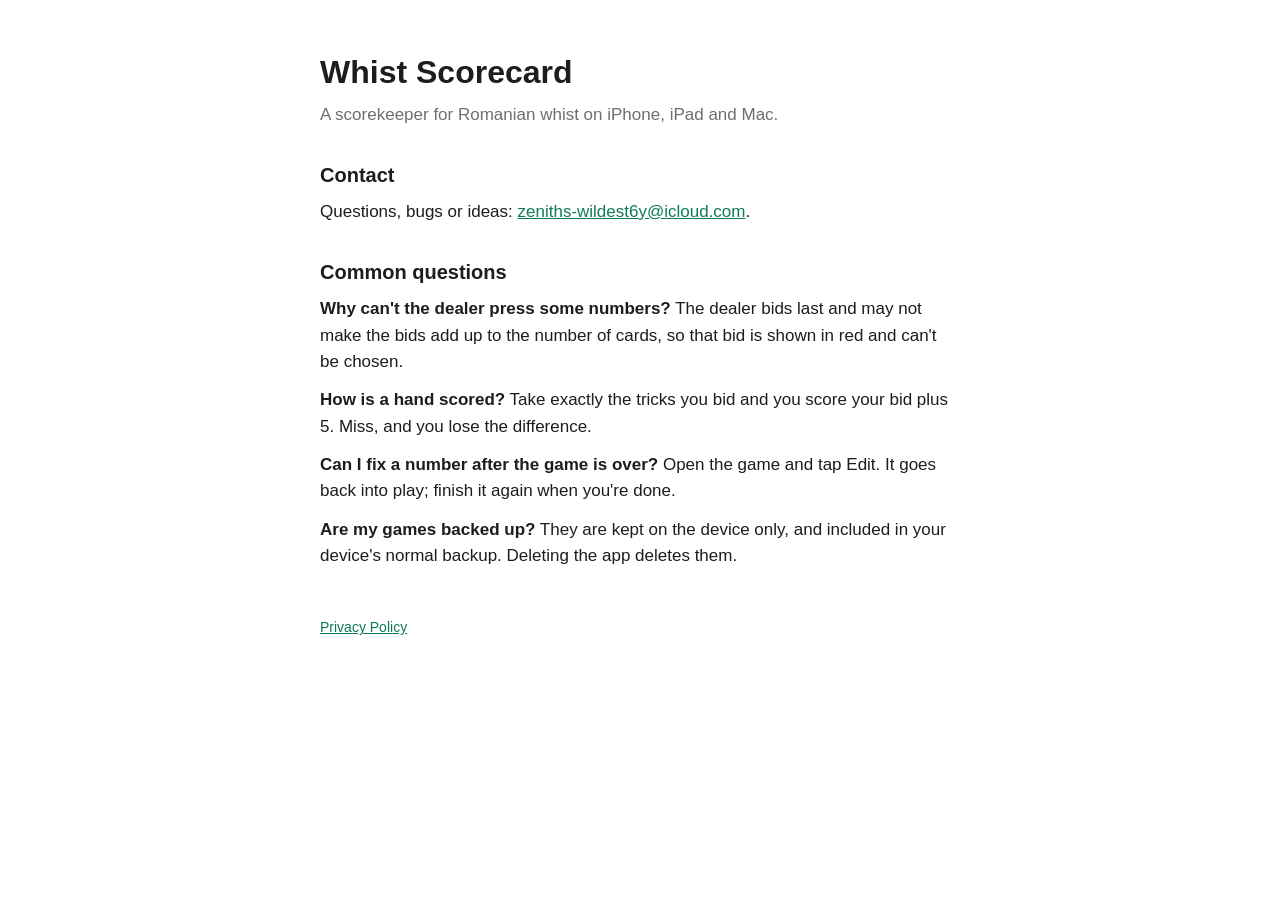
<file: index.html>
<!doctype html>
<html lang="en">
<head>
<meta charset="utf-8">
<meta name="viewport" content="width=device-width, initial-scale=1">
<title>Whist Scorecard — Help</title>
<link rel="stylesheet" href="style.css">
</head>
<body>
<main>
  <h1>Whist Scorecard</h1>
  <p class="muted">A scorekeeper for Romanian whist on iPhone, iPad and Mac.</p>

  <h2>Contact</h2>
  <p>Questions, bugs or ideas: <a href="mailto:zeniths-wildest6y@icloud.com">zeniths-wildest6y@icloud.com</a>.</p>

  <h2>Common questions</h2>
  <p><strong>Why can't the dealer press some numbers?</strong> The dealer bids
  last and may not make the bids add up to the number of cards, so that bid is
  shown in red and can't be chosen.</p>
  <p><strong>How is a hand scored?</strong> Take exactly the tricks you bid and
  you score your bid plus 5. Miss, and you lose the difference.</p>
  <p><strong>Can I fix a number after the game is over?</strong> Open the game
  and tap Edit. It goes back into play; finish it again when you're done.</p>
  <p><strong>Are my games backed up?</strong> They are kept on the device only,
  and included in your device's normal backup. Deleting the app deletes them.</p>

  <footer class="muted"><a href="privacy.html">Privacy Policy</a></footer>
</main>
</body>
</html>
</file>
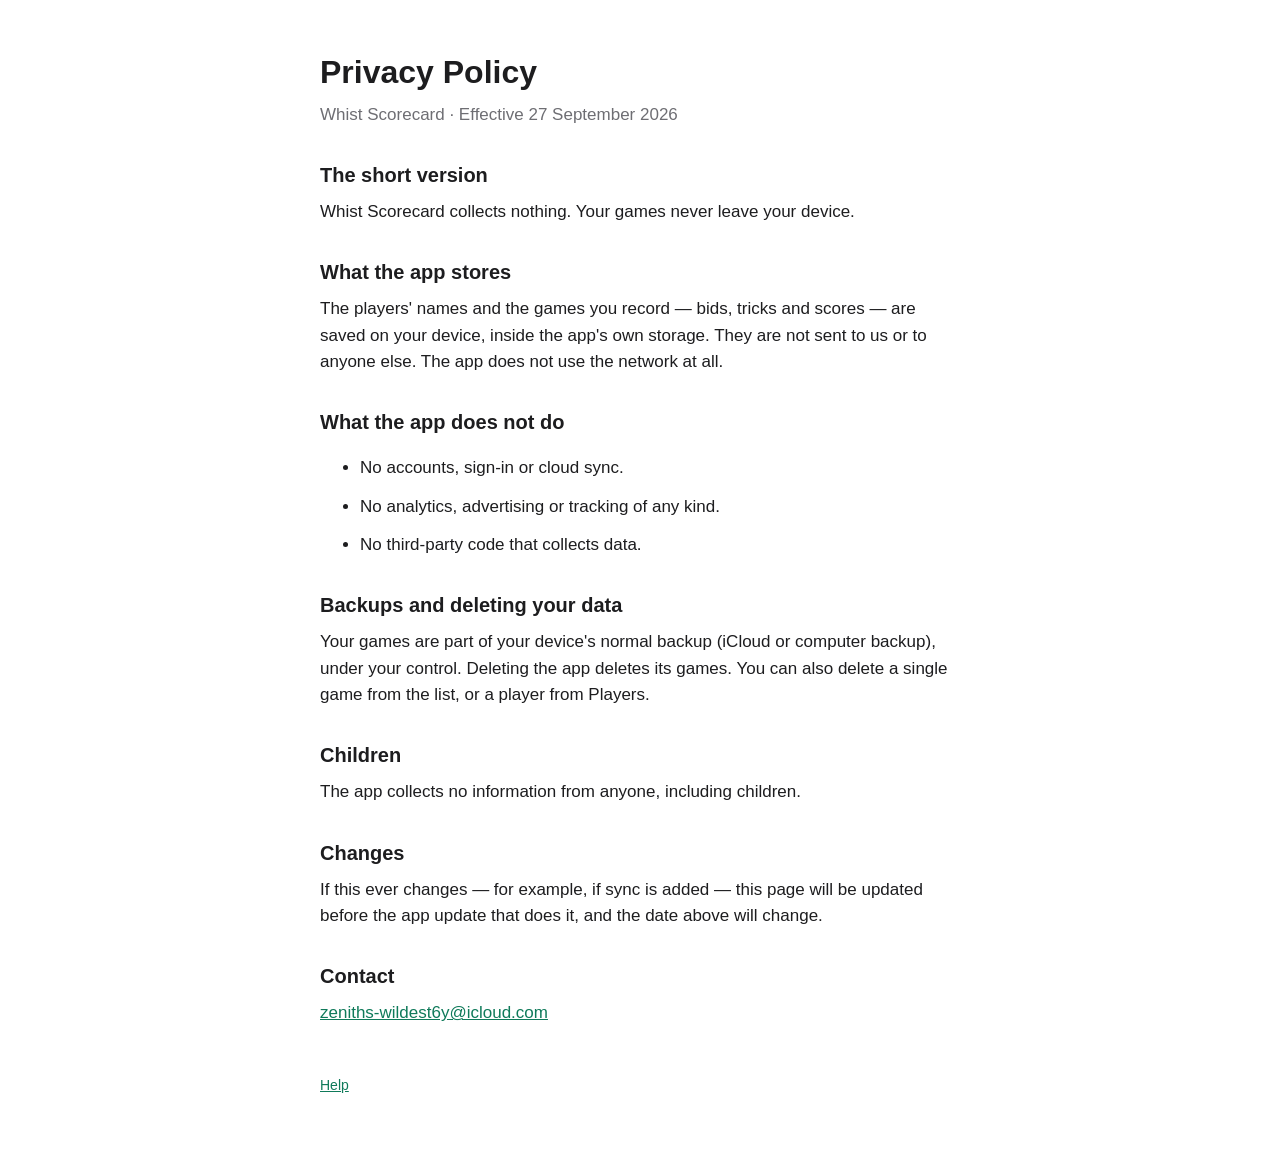
<file: privacy.html>
<!doctype html>
<html lang="en">
<head>
<meta charset="utf-8">
<meta name="viewport" content="width=device-width, initial-scale=1">
<title>Whist Scorecard — Privacy Policy</title>
<link rel="stylesheet" href="style.css">
</head>
<body>
<main>
  <h1>Privacy Policy</h1>
  <p class="muted">Whist Scorecard · Effective 27 September 2026</p>

  <h2>The short version</h2>
  <p>Whist Scorecard collects nothing. Your games never leave your device.</p>

  <h2>What the app stores</h2>
  <p>The players' names and the games you record — bids, tricks and scores —
  are saved on your device, inside the app's own storage. They are not sent to
  us or to anyone else. The app does not use the network at all.</p>

  <h2>What the app does not do</h2>
  <ul>
    <li>No accounts, sign-in or cloud sync.</li>
    <li>No analytics, advertising or tracking of any kind.</li>
    <li>No third-party code that collects data.</li>
  </ul>

  <h2>Backups and deleting your data</h2>
  <p>Your games are part of your device's normal backup (iCloud or computer
  backup), under your control. Deleting the app deletes its games. You can
  also delete a single game from the list, or a player from Players.</p>

  <h2>Children</h2>
  <p>The app collects no information from anyone, including children.</p>

  <h2>Changes</h2>
  <p>If this ever changes — for example, if sync is added — this page will be
  updated before the app update that does it, and the date above will change.</p>

  <h2>Contact</h2>
  <p><a href="mailto:zeniths-wildest6y@icloud.com">zeniths-wildest6y@icloud.com</a></p>

  <footer class="muted"><a href="index.html">Help</a></footer>
</main>
</body>
</html>
</file>
<file: style.css>
:root { --bg: #ffffff; --fg: #1d1d1f; --muted: #6e6e73; --accent: #0f7a5a; }
@media (prefers-color-scheme: dark) {
  :root { --bg: #111113; --fg: #f5f5f7; --muted: #a1a1a6; --accent: #3fc79a; }
}
body {
  margin: 0; background: var(--bg); color: var(--fg);
  font: 17px/1.55 -apple-system, BlinkMacSystemFont, "Segoe UI", sans-serif;
}
main { max-width: 640px; margin: 0 auto; padding: 48px 16px 64px; }
h1 { font-size: 32px; margin: 0 0 4px; }
h2 { font-size: 20px; margin: 32px 0 8px; }
p, li { margin: 0 0 12px; }
.muted { color: var(--muted); }
a { color: var(--accent); }
footer { margin-top: 48px; font-size: 14px; }
</file>
